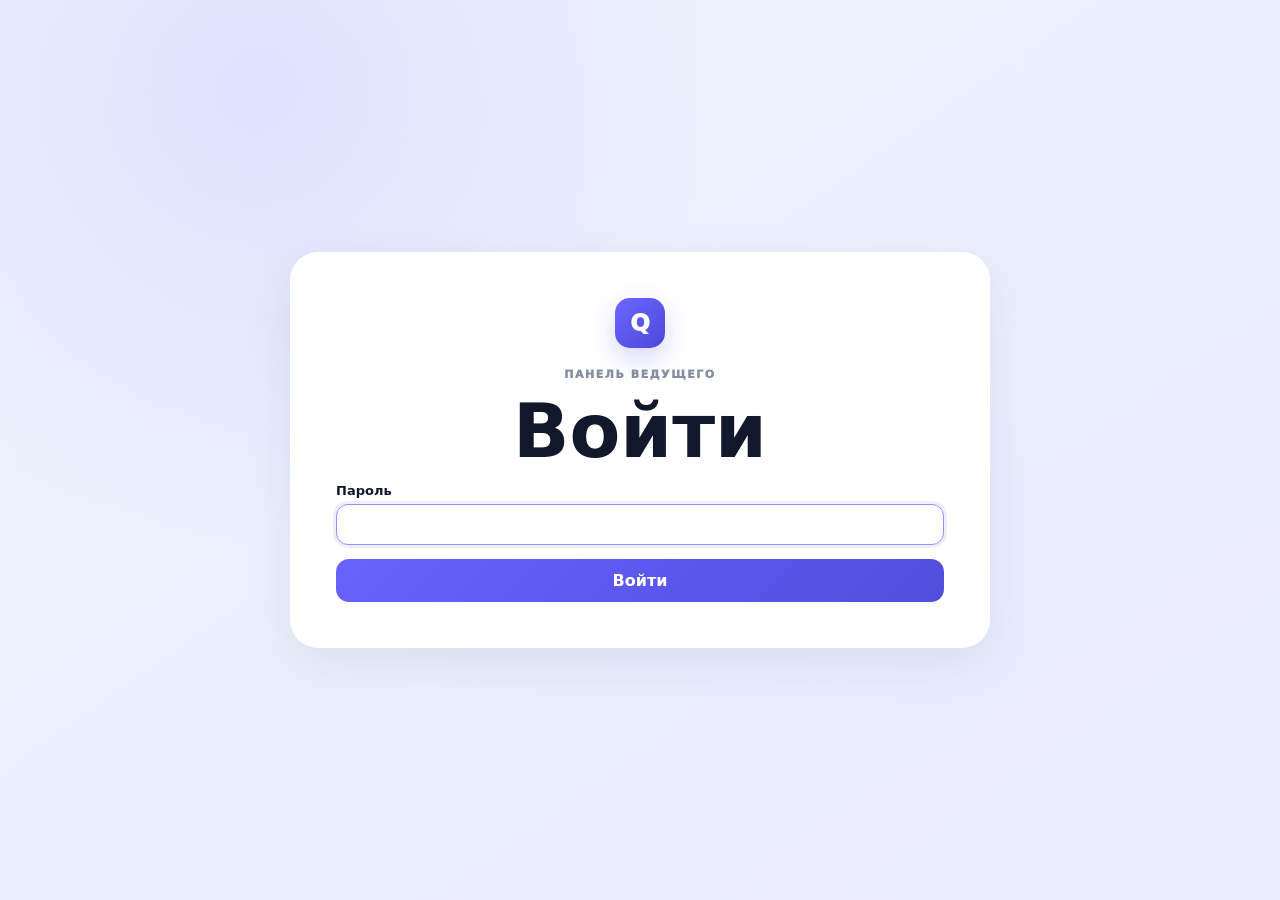
<file: templates/admin_login.html>
<!doctype html><html lang="ru"><head><meta charset="utf-8"><meta name="viewport" content="width=device-width,initial-scale=1"><title>Админ — {{ settings.title if settings else 'Квиз' }}</title><link rel="stylesheet" href="/static/style.css"></head><body class="landing"><main class="auth-card"><div class="logo">Q</div><div class="eyebrow">ПАНЕЛЬ ВЕДУЩЕГО</div><h1>Войти</h1><form method="post" action="/admin/login" class="form-stack"><label>Пароль<input type="password" name="password" autofocus required></label><button class="btn primary">Войти</button></form></main></body></html>
</file>
<file: static/style.css>
:root{--bg:#f3f5fa;--text:#12182b;--muted:#747c90;--line:#e3e7ef;--primary:#5d5bea;--green:#1ca35f;--red:#dd565c;--dark:#1e2638;--shadow:0 16px 50px rgba(25,35,65,.08);font-family:Inter,system-ui,-apple-system,Segoe UI,sans-serif;color:var(--text)}*{box-sizing:border-box}body{margin:0;background:var(--bg)}button,input,textarea,select{font:inherit}.btn{border:1px solid var(--line);background:#fff;color:var(--text);border-radius:13px;padding:12px 16px;font-weight:850;cursor:pointer}.btn.primary{background:linear-gradient(135deg,#6862ff,#514edc);color:#fff;border:0}.btn.dark{background:var(--dark);color:#fff;border:0}.btn.danger{background:#ef666b;color:#fff;border:0}.btn.small{padding:8px 12px;font-size:13px}.wide{width:100%}.logo{width:50px;height:50px;border-radius:15px;display:grid;place-items:center;background:linear-gradient(135deg,#6d66ff,#4b49d9);color:#fff;font-weight:1000;font-size:23px;box-shadow:0 10px 26px rgba(93,91,234,.25)}.logo.small{width:38px;height:38px;font-size:17px;border-radius:11px}.eyebrow{font-size:11px;letter-spacing:.14em;color:#858da0;font-weight:950}.muted{color:var(--muted)}.landing{min-height:100vh;display:grid;place-items:center;padding:20px;background:radial-gradient(circle at 20% 10%,#dfe1ff,transparent 35%),linear-gradient(145deg,#eef2fb,#e9ebff)}.landing-card,.auth-card{width:min(700px,100%);background:#fff;border-radius:28px;padding:46px;box-shadow:var(--shadow);text-align:center}.landing-card h1,.auth-card h1{font-size:clamp(42px,8vw,74px);line-height:.96;margin:15px 0}.landing-card .logo,.auth-card .logo{margin:0 auto 20px}.landing-card p{color:var(--muted);font-size:18px}.actions{display:grid;grid-template-columns:repeat(3,1fr);gap:10px;margin-top:25px}.form-stack{display:grid;gap:14px;text-align:left}.form-stack label,.settings-form label,.modal-card label{display:grid;gap:6px;font-size:13px;font-weight:800}input,textarea,select{width:100%;padding:12px 13px;border-radius:12px;border:1px solid var(--line);outline:none;background:#fff;color:var(--text)}input:focus,textarea:focus,select:focus{border-color:#9691ff;box-shadow:0 0 0 3px rgba(93,91,234,.09)}
/* admin */.admin-page{background:#f4f6fa;min-height:100vh}.topbar{position:sticky;top:0;z-index:5;background:#fff;border-bottom:1px solid var(--line);height:72px;display:flex;justify-content:space-between;align-items:center;padding:0 22px}.brand{display:flex;gap:10px;align-items:center}.brand b,.brand span{display:block}.brand span{font-size:12px;color:var(--muted);margin-top:2px}.top-actions{display:flex;gap:8px}.admin-wrap{width:min(1400px,100%);margin:0 auto;padding:20px}.tabs{display:flex;gap:8px;overflow:auto;margin-bottom:16px}.tab{border:1px solid var(--line);background:#fff;border-radius:12px;padding:10px 14px;font-weight:850;color:#5e6679}.tab.active{background:#1c2436;color:#fff;border-color:#1c2436}.pane{display:none}.pane.active{display:block}.grid2{display:grid;grid-template-columns:minmax(0,1fr) 340px;gap:16px;margin-bottom:16px}.panel{background:#fff;border:1px solid var(--line);border-radius:22px;box-shadow:var(--shadow);padding:20px}.hero{display:flex;justify-content:space-between;gap:16px}.hero h2{margin:6px 0;font-size:31px}.timer{background:#f3f4f9;border-radius:14px;padding:10px 15px;text-align:center;min-width:110px}.timer small{font-size:9px;color:var(--muted);font-weight:900;display:block}.timer b{font-size:34px}.big-q{font-size:clamp(28px,4vw,48px);line-height:1.06;font-weight:950;margin:26px 0}.controls{display:grid;grid-template-columns:repeat(3,1fr);gap:8px}.answer-reveal{padding:14px;background:#eaf8f0;color:#167b49;border:1px solid #c7ead5;border-radius:14px;margin-bottom:15px}.answer-reveal b{font-size:18px}.connect{text-align:center}.room{font-size:48px;letter-spacing:.12em;font-weight:1000;margin-top:8px}.qr{width:220px;height:220px;display:block;margin:18px auto;border:10px solid #fff;border-radius:18px;box-shadow:0 8px 30px rgba(0,0,0,.08)}.small-url{font-size:12px;color:var(--muted);word-break:break-all;margin:8px 0 13px}.panel-head{display:flex;justify-content:space-between;align-items:center;gap:10px}.panel-head h2,.panel-head h3{margin:0}.badge{padding:6px 9px;border-radius:999px;background:#eef0ff;color:#5d5bea;font-size:12px;font-weight:900}.score,.participant{display:grid;grid-template-columns:36px 1fr auto;gap:10px;align-items:center;padding:11px 12px;margin-top:7px;background:#f8f9fc;border-radius:12px}.score small,.participant small,.q-row small{display:block;color:var(--muted);font-size:11px;margin-top:2px}.participant .dot{width:9px;height:9px;border-radius:50%;background:#cbd0dc}.participant .dot.online{background:#27bd72;box-shadow:0 0 0 4px rgba(39,189,114,.12)}.settings-form{display:grid;gap:14px;max-width:600px}.hint,.helper{color:var(--muted);font-size:12px;line-height:1.45}.round-box{border:1px solid var(--line);border-radius:17px;padding:13px;background:#fbfbfd;margin-bottom:10px}.round-head{display:flex;justify-content:space-between;gap:10px;align-items:center}.round-head input{border:0;background:transparent;font-weight:950;font-size:19px;padding:5px}.round-head>div{display:flex;gap:6px;align-items:center}.mini{border:1px solid var(--line);background:#fff;padding:7px 9px;border-radius:9px;font-weight:800;font-size:12px}.mini.danger{color:#cb4d53}.q-row{display:grid;grid-template-columns:30px minmax(0,1fr) auto auto;gap:8px;align-items:center;background:#fff;border:1px solid var(--line);padding:9px 10px;margin-top:7px;border-radius:12px}.qnum{color:#5d5bea;font-weight:950}.empty{color:var(--muted);padding:14px}.modal{position:fixed;inset:0;background:rgba(8,12,24,.65);display:grid;place-items:center;padding:15px;z-index:20}.modal[hidden]{display:none}.modal-card{width:min(760px,100%);max-height:94vh;overflow:auto;background:#fff;border-radius:22px;padding:20px}.modal-head{display:flex;justify-content:space-between;align-items:center;margin-bottom:16px}.modal-head h2{margin:0}.close{width:36px;height:36px;border:0;background:#f0f2f7;border-radius:9px;font-size:23px}.modal-card form{display:grid;gap:13px}.form2{display:grid;grid-template-columns:1fr 1fr;gap:12px}.modal-actions{display:flex;justify-content:flex-end;gap:8px;margin-top:4px}.preview{max-width:230px;max-height:160px;display:block;border-radius:12px;margin:5px 0}.check{display:flex!important;grid-template-columns:auto 1fr;align-items:center;gap:7px}.check input{width:auto}.correct-row{display:grid!important;grid-template-columns:28px 32px 1fr auto;align-items:center;gap:8px;padding:10px 11px;background:#f7f8fb;border:1px solid var(--line);border-radius:12px;margin-top:6px;cursor:pointer}.correct-row input{width:18px;height:18px}.correct-row:has(input:checked){background:#edf9f2;border-color:#bfe8d0}.correct-row b{font-size:10px;color:#1a9560}.letter{width:30px;height:30px;border-radius:9px;background:#e9ebf2;display:grid;place-items:center;font-weight:950}
/* screen */.screen-page{background:#0a0f1f;color:#fff;min-height:100vh}.stage{position:relative;min-height:100vh;overflow:hidden;background:radial-gradient(circle at 15% 12%,rgba(97,91,238,.28),transparent 30%),radial-gradient(circle at 85% 10%,rgba(246,103,164,.16),transparent 30%),linear-gradient(135deg,#0a0f1f,#171c35 55%,#281833)}.stage-head{position:relative;z-index:3;display:flex;justify-content:space-between;align-items:center;padding:25px 30px}.stage-head h1{margin:4px 0;font-size:30px}.stage-code{background:rgba(255,255,255,.08);border:1px solid rgba(255,255,255,.12);padding:10px 14px;border-radius:13px;text-align:right}.stage-code small{display:block;color:#a9b0c5;font-size:9px}.stage-code b{font-size:24px;letter-spacing:.12em}.stage-game{min-height:calc(100vh - 90px);display:flex;flex-direction:column;align-items:center;justify-content:center;text-align:center;padding:50px 330px 100px 40px}.stage-phase{color:#b8c0d4;font-size:13px;letter-spacing:.15em;font-weight:950}.stage-round{margin-top:6px;color:#d0d4df;font-size:19px}.stage-game h2{font-size:clamp(38px,5.8vw,80px);line-height:1.02;max-width:1150px;margin:20px 0 28px}.screen-image{max-width:min(800px,85vw);max-height:280px;object-fit:contain;border-radius:18px}.stage-options{display:grid;grid-template-columns:repeat(2,minmax(220px,1fr));gap:12px;width:min(1000px,100%)}.stage-option{min-height:82px;padding:16px;border-radius:17px;border:1px solid rgba(255,255,255,.14);background:rgba(255,255,255,.07);display:flex;align-items:center;gap:13px;text-align:left;font-size:22px}.stage-option span{width:38px;height:38px;border-radius:10px;background:rgba(255,255,255,.1);display:grid;place-items:center;font-weight:950}.stage-option.correct{background:linear-gradient(135deg,#1da963,#33bd79);border-color:rgba(255,255,255,.3)}.stage-stats{width:min(900px,100%);margin-top:18px}.stat-line{display:grid;grid-template-columns:minmax(140px,220px) 1fr 55px;align-items:center;gap:8px;margin-top:7px;font-size:12px;text-align:left}.bar{height:10px;background:rgba(255,255,255,.1);border-radius:99px;overflow:hidden}.bar i{display:block;height:100%;background:#8a84ff}.stage-explanation{max-width:850px;margin-top:18px;padding:14px 17px;border-radius:15px;background:rgba(255,255,255,.08);text-align:left;color:#dde2ee}.stage-explanation p{margin:6px 0 0;color:#bfc6d7;line-height:1.45}.stage-timer{font-size:clamp(44px,6vw,76px);font-weight:1000;margin-top:18px}.join-card{position:absolute;z-index:5;right:26px;bottom:26px;width:240px;background:#fff;color:#12182b;border-radius:22px;padding:15px;text-align:center;box-shadow:0 18px 60px rgba(0,0,0,.3)}.join-card img{width:180px;height:180px;display:block;margin:10px auto;border-radius:14px}.join-card b{display:block;font-size:29px;letter-spacing:.12em}.join-card small{color:#727b8e;word-break:break-all}.reaction-layer{position:absolute;right:290px;bottom:100px;z-index:10;pointer-events:none}.reaction-float{position:absolute;right:0;bottom:0;font-size:58px;animation:float 1.5s ease forwards}@keyframes float{0%{opacity:0;transform:scale(.6)}15%{opacity:1}100%{opacity:0;transform:translate(var(--dx),-180px) scale(1.15) rotate(12deg)}}.reaction-counts{position:absolute;right:26px;bottom:25px;z-index:8;display:flex;gap:8px;padding:8px 11px;background:rgba(255,255,255,.08);border:1px solid rgba(255,255,255,.12);border-radius:13px}.finish{padding:70px 7vw;text-align:center}.finish h2{font-size:clamp(44px,7vw,88px);margin:10px 0 24px}.podium{display:flex;justify-content:center;align-items:end;gap:12px}.podium-card{width:min(290px,29vw);min-height:160px;padding:18px;border-radius:18px;background:rgba(255,255,255,.09);display:flex;flex-direction:column;justify-content:end}.podium-card:nth-child(1){min-height:225px}.podium-card b{font-size:23px;margin:8px 0}.podium-card strong{font-size:46px}.board{max-width:760px;margin:18px auto;display:grid;gap:6px}.board-row{display:grid;grid-template-columns:40px 1fr auto;gap:8px;padding:10px 12px;background:rgba(255,255,255,.08);border-radius:11px;text-align:left}
/* player */.player-page{min-height:100vh;background:#edf0f6}.player-wrap{max-width:700px;margin:0 auto;padding:10px}.player-card{background:#fff;border:1px solid var(--line);border-radius:23px;box-shadow:var(--shadow);padding:20px;margin-top:8px}.player-card h1,.player-card h2{font-size:clamp(33px,8vw,56px);line-height:1.03;margin:13px 0}.player-card>.logo{margin-bottom:18px}.player-head{display:flex;justify-content:space-between;align-items:center;gap:10px}.player-head>b{display:block;margin-top:4px}.chip{display:inline-flex;padding:6px 9px;border-radius:999px;background:#eef0ff;color:#5d5bea;font-size:11px;font-weight:900}.ptimer{font-size:32px}.answer-list{display:grid;gap:9px;margin:18px 0}.answer-btn{display:grid;grid-template-columns:35px 1fr;align-items:center;gap:10px;padding:14px;border:1px solid var(--line);border-radius:14px;background:#fff;cursor:pointer;user-select:none}.answer-btn input{position:absolute;opacity:0;pointer-events:none}.answer-btn span{width:34px;height:34px;border-radius:9px;background:#eef0f4;display:grid;place-items:center;font-weight:950}.answer-btn.selected{background:#eef0ff;border-color:#8a86ff;box-shadow:0 0 0 2px rgba(93,91,234,.08)}.answer-btn:has(input:disabled){cursor:default;opacity:.95}.answer-btn.result-good{background:#eaf9f0!important;border-color:#bfe8d0!important;color:#187b4a}.answer-btn.result-bad{background:#fff0f1!important;border-color:#ffd0d1!important;color:#c74a50}.text-answer{font-size:18px;min-height:50px}.answer-stats{display:grid;gap:7px;margin:10px 0 16px}.stat-item>div:first-child{display:flex;justify-content:space-between;font-size:12px}.statbar{height:8px;background:#eceff4;border-radius:99px;overflow:hidden;margin-top:4px}.statbar i{display:block;height:100%;background:#7b75f6}.msg{min-height:20px;color:var(--muted);font-size:13px;margin-top:8px}.result-title{font-size:19px;font-weight:950;padding:12px 14px;border-radius:13px;margin-top:12px}.result-title.good{background:#eaf9f0;color:#167b49}.result-title.bad{background:#fff0f1;color:#c74a50}.review{display:grid;gap:7px;margin-top:9px}.review-option{display:grid;grid-template-columns:35px 1fr;gap:10px;align-items:center;padding:11px 13px;border-radius:12px;border:1px solid var(--line)}.review-option span{font-size:12px;color:var(--muted);font-weight:900}.review-option.good{background:#eaf9f0;border-color:#bfe8d0;color:#187b4a}.review-option.bad{background:#fff0f1;border-color:#ffd0d1;color:#c74a50}.no-answer{padding:13px;background:#f5f6f9;color:var(--muted);border-radius:12px}.reaction-dock{display:flex;align-items:center;gap:6px;border-top:1px solid var(--line);padding-top:12px;margin-top:18px}.reaction-dock span{margin-right:auto;color:var(--muted);font-size:12px}.reaction-dock button{min-width:50px;height:44px;border-radius:13px;border:1px solid var(--line);background:#fff;font-size:19px}.reaction-dock i{font-style:normal;font-size:10px;color:var(--muted)}.final-score{text-align:center;font-size:80px;font-weight:1000;color:#5d5bea}.rank{display:flex;justify-content:center;align-items:center;gap:9px;background:#f7f8fb;border-radius:14px;padding:14px;margin:15px 0}.rank b{font-size:25px}.mobile-board{display:grid;gap:6px}.mobile-board .board-row{background:#f7f8fb}.mobile-board .board-row.me{background:#eef0ff}
@media(max-width:1000px){.grid2{grid-template-columns:1fr}.controls{grid-template-columns:1fr 1fr}.stage-game{padding-right:295px}.settings-form{max-width:none}}@media(max-width:760px){.topbar{padding:0 12px}.top-actions .btn:first-child{display:none}.admin-wrap{padding:12px}.grid2{gap:10px}.controls{grid-template-columns:1fr}.room{font-size:40px}.qr{width:180px;height:180px}.stage-head{padding:15px}.stage-code{display:none}.stage-game{padding:50px 15px 265px}.stage-game h2{font-size:clamp(33px,9vw,56px)}.stage-options{grid-template-columns:1fr}.join-card{left:12px;right:12px;bottom:12px;width:auto;display:grid;grid-template-columns:78px 1fr;grid-template-rows:auto auto auto;gap:0 10px;text-align:left;align-items:center}.join-card img{width:68px;height:68px;grid-row:1 / span 3;margin:0}.join-card b{font-size:23px}.reaction-counts{right:12px;bottom:106px;font-size:12px}.reaction-layer{right:70px;bottom:145px}.actions{grid-template-columns:1fr}.player-card{border-radius:20px}.answer-btn{padding:13px}.form2{grid-template-columns:1fr}}@media(max-width:440px){.admin-top{height:66px}.hero{flex-direction:column}.timer{width:100%}.round-head{flex-direction:column;align-items:flex-start}.round-head>div{flex-wrap:wrap}.q-row{grid-template-columns:28px 1fr}.q-row .mini{grid-column:2}.correct-row{grid-template-columns:25px 29px 1fr}.reaction-dock button{min-width:45px}.reaction-counts{gap:5px}}
/* v9: responsive question images */
#image,#qimage{width:100%;max-width:100%;overflow:hidden;display:flex;justify-content:center}
.player-image{display:block;width:auto;max-width:100%;height:auto;max-height:48vh;object-fit:contain;border-radius:14px;margin:10px auto}
.screen-image{display:block;width:auto;max-width:100%;height:auto;max-height:36vh;object-fit:contain;border-radius:18px;margin:8px auto}
/* v9: admin statistics */
.stats-panel{margin-top:16px}
.admin-stats{display:grid;gap:10px}
.admin-stat-row{padding:10px 12px;background:#f7f8fb;border-radius:12px}
.admin-stat-label{display:flex;justify-content:space-between;gap:10px;font-size:13px;font-weight:800}
.admin-stat-track{height:9px;background:#e5e8ef;border-radius:999px;overflow:hidden;margin:7px 0 4px}
.admin-stat-track i{display:block;height:100%;background:linear-gradient(90deg,#6a65ff,#8d85ff);border-radius:999px}
.admin-stat-row small{color:#7b8394;font-size:11px}
@media(max-width:760px){#image,#qimage{margin:0 auto} .player-image{max-width:100%;max-height:38vh} .screen-image{max-width:100%;max-height:28vh}}
</file>
